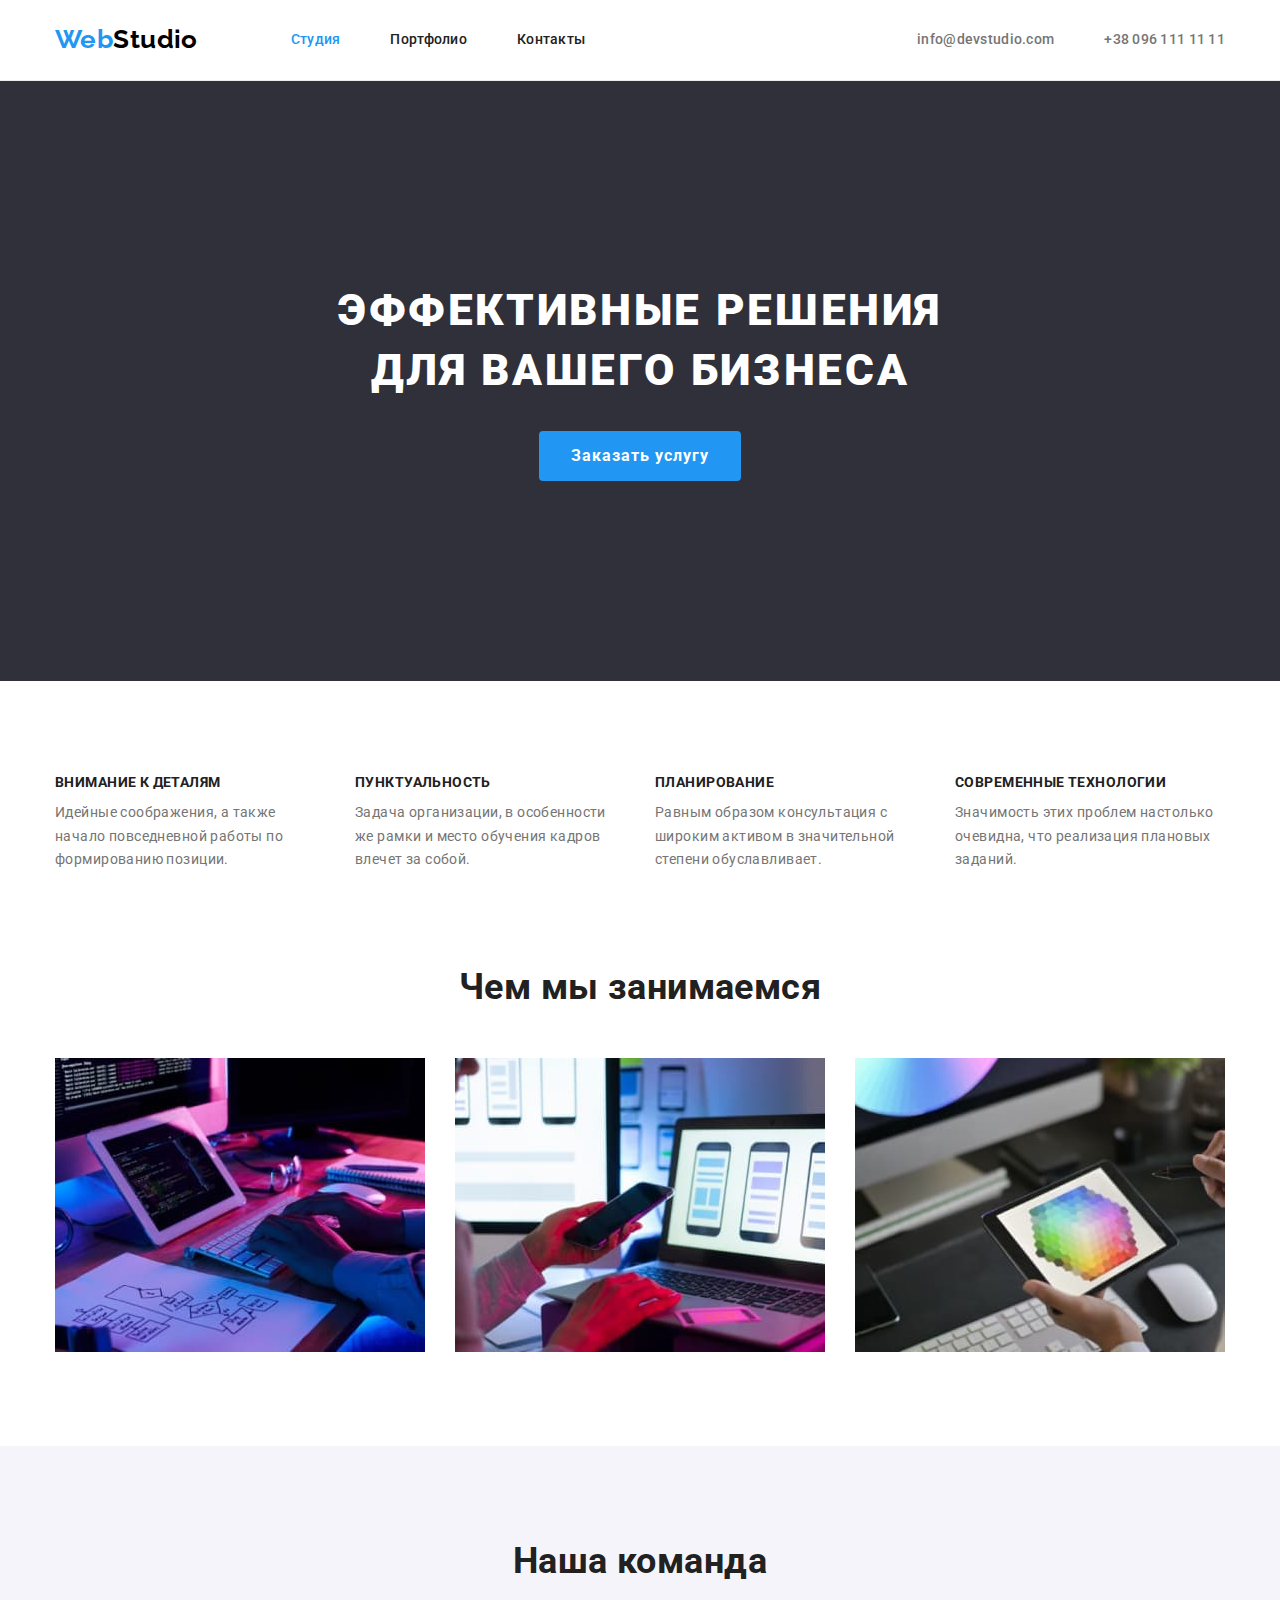
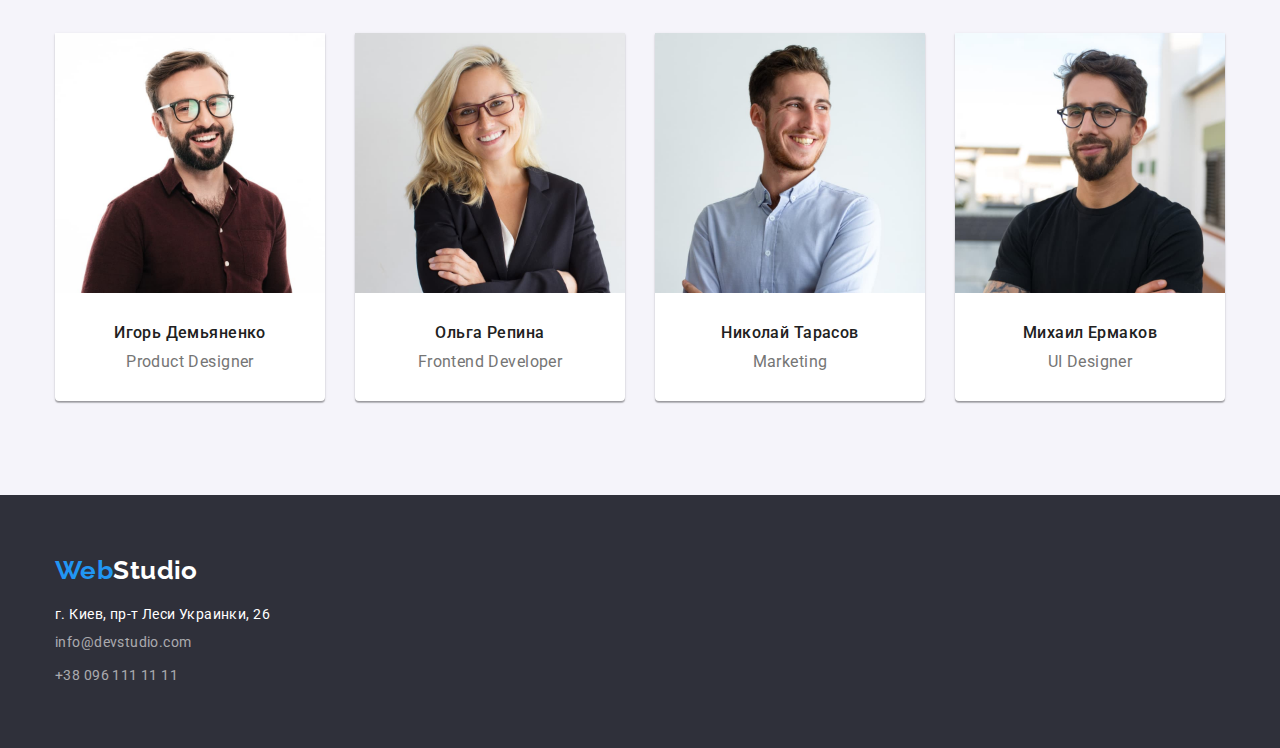
<file: index.html>
<!DOCTYPE html>
<html lang="ru">
  <head>
    <meta charset="UTF-8" />
    <meta http-equiv="X-UA-Compatible" content="IE=edge" />
    <meta name="viewport" content="width=device-width, initial-scale=1.0" />
    <title>WebStudio</title>
    <link rel="preconnect" href="https://fonts.googleapis.com" />
    <link rel="preconnect" href="https://fonts.gstatic.com" crossorigin />
    <link
      href="https://fonts.googleapis.com/css2?family=Raleway:wght@700&family=Roboto:wght@400;500;700;900&display=swap"
      rel="stylesheet"
    />
    <link
      rel="stylesheet"
      href="https://cdnjs.cloudflare.com/ajax/libs/modern-normalize/1.1.0/modern-normalize.min.css"
    />
    <link rel="stylesheet" href="./css/reset.css" />
    <link rel="stylesheet" href="./css/styles.css" />
  </head>
  <body>
    <header class="header">
      <div class="container">
        <div class="main-nav">
          <a href="./index.html" lang="en" class="header-logo"
            >Web<span class="logo-first">Studio</span></a
          >
          <nav class="navigation"></nav>
          <ul class="site-nav">
            <li class="item-nav">
              <a href="./index.html" class="link current">Студия</a>
            </li>
            <li class="item-nav">
              <a href="./portfolio.html" class="link">Портфолио</a>
            </li>
            <li class="item-nav"><a href="" class="link">Контакты</a></li>
          </ul>

          <ul class="contacts-nav">
            <li class="item-nav">
              <a href="mailto:info@devstudio.com" class="link"
                >info@devstudio.com</a
              >
            </li>
            <li class="item-nav">
              <a href="tel:+380961111111" class="link">+38 096 111 11 11</a>
            </li>
          </ul>
        </div>
      </div>
    </header>
    <main>
      <section class="hero">
        <div class="container">
          <h1 class="hero-title">Эффективные решения для вашего бизнеса</h1>
          <button type="button" class="button-primary">Заказать услугу</button>
        </div>
      </section>
      <section class="features section">
        <div class="container">
          <h2 class="hidden-title">Особенности</h2>
          <ul class="features-item">
            <li class="future-item-box">
              <h3 class="title">Внимание к деталям</h3>
              <p class="text">
                Идейные соображения, а также начало повседневной работы по
                формированию позиции.
              </p>
            </li>
            <li class="future-item-box">
              <h3 class="title">Пунктуальность</h3>
              <p class="text">
                Задача организации, в особенности же рамки и место обучения
                кадров влечет за собой.
              </p>
            </li>
            <li class="future-item-box">
              <h3 class="title">Планирование</h3>
              <p class="text">
                Равным образом консультация с широким активом в значительной
                степени обуславливает.
              </p>
            </li>
            <li class="future-item-box">
              <h3 class="title">Современные технологии</h3>
              <p class="text">
                Значимость этих проблем настолько очевидна, что реализация
                плановых заданий.
              </p>
            </li>
          </ul>
        </div>
      </section>
      <section class="gallery section">
        <div class="container">
          <h2 class="gallery-title">Чем мы занимаемся</h2>
          <ul class="gallery-item">
            <li class="item">
              <img
                src="./images/img1.jpg"
                alt="написание кода"
                width="370"
                height="294"
              />
            </li>
            <li class="item">
              <img
                src="./images/img2.jpg"
                alt="мобильньіе приложения"
                width="370"
                height="294"
              />
            </li>
            <li class="item">
              <img
                src="./images/img3.jpg"
                alt="приложения для планшетов"
                width="370"
                height="294"
              />
            </li>
          </ul>
        </div>
      </section>
      <section class="team section">
        <div class="container">
          <h2 class="team-title">Наша команда</h2>
          <ul class="team-gallery">
            <li class="image-card">
              <img
                src="./images/img4.jpg"
                alt="Игорь Демьяненко"
                width="270"
                height="260"
              />
              <div class="team-card">
                <h3 class="item">Игорь Демьяненко</h3>
                <p class="profession">Product Designer</p>
              </div>
            </li>
            <li class="image-card">
              <img
                src="./images/img5.jpg"
                alt="Ольга Репина"
                width="270"
                height="260"
              />
              <div class="team-card">
                <h3 class="item">Ольга Репина</h3>
                <p class="profession">Frontend Developer</p>
              </div>
            </li>
            <li class="image-card">
              <img
                src="./images/img6.jpg"
                alt="Николай Тарасов"
                width="270"
                height="260"
              />
              <div class="team-card">
                <h3 class="item">Николай Тарасов</h3>
                <p class="profession">Marketing</p>
              </div>
            </li>
            <li class="image-card">
              <img
                src="./images/img7.jpg"
                alt="Михаил Ермаков"
                width="270"
                height="260"
              />
              <div class="team-card">
                <h3 class="item">Михаил Ермаков</h3>
                <p class="profession">UI Designer</p>
              </div>
            </li>
          </ul>
        </div>
      </section>
    </main>
    <footer class="footer">
      <div class="container">
        <a href="./index.html" lang="en" class="footer-logo"
          >Web<span class="logo-second">Studio</span></a
        >
        <address>
          <ul class="address">
            <li class="contact-item">
              <a
                class="link-address"
                href="https://goo.gl/maps/YJZgbJqbpXqxFB2o8"
                target="_blank"
                rel="noopener noindex nofollow"
                >г. Киев, пр-т Леси Украинки, 26</a
              >
            </li>
            <li class="contact-item">
              <a href="mailto:info@devstudio.com" class="link"
                >info@devstudio.com</a
              >
            </li>
            <li class="contact-item">
              <a href="tel:+380961111111" class="link">+38 096 111 11 11</a>
            </li>
          </ul>
        </address>
      </div>
    </footer>
  </body>
</html>
</file>
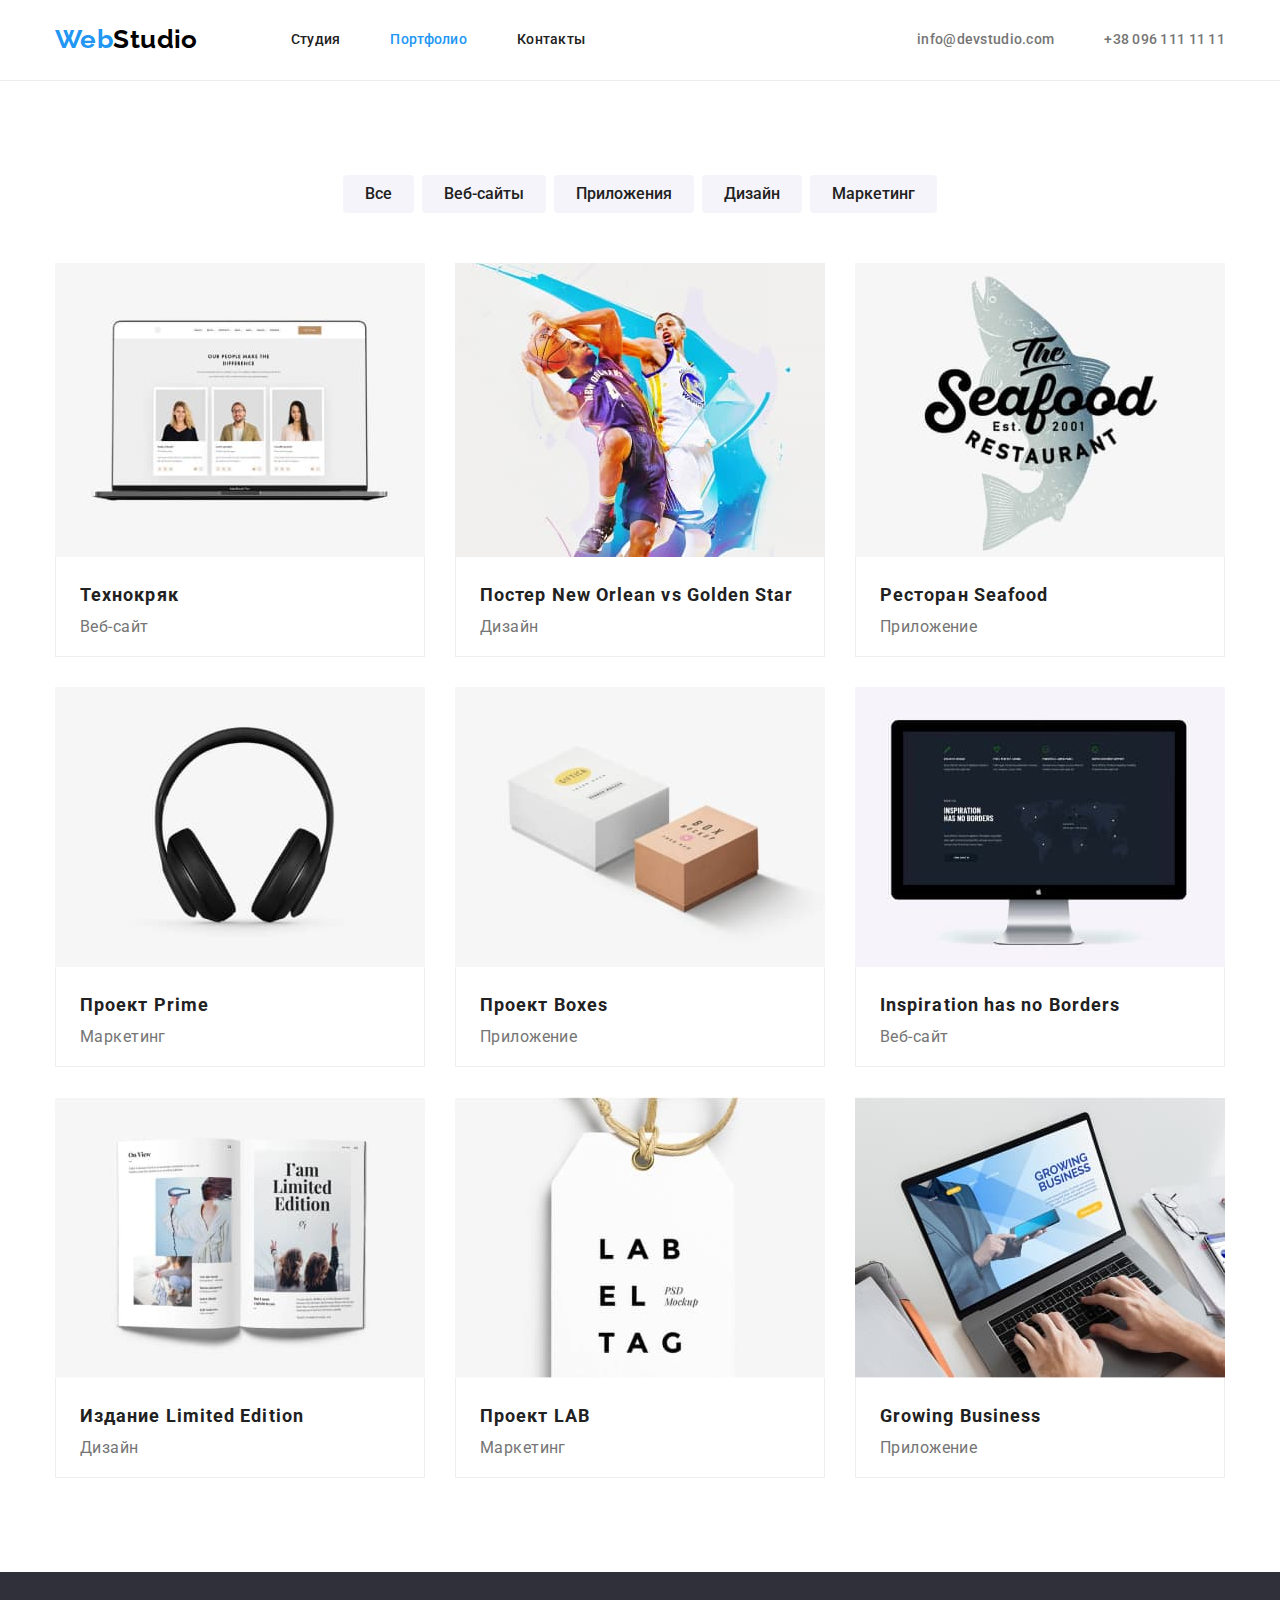
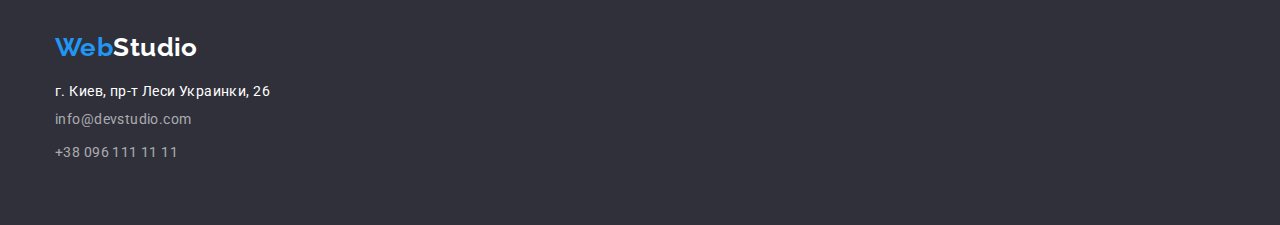
<file: portfolio.html>
<!DOCTYPE html>
<html lang="ru">
  <head>
    <meta charset="UTF-8" />
    <meta http-equiv="X-UA-Compatible" content="IE=edge" />
    <meta name="viewport" content="width=device-width, initial-scale=1.0" />
    <title>WebStudio</title>
    <link rel="preconnect" href="https://fonts.googleapis.com" />
    <link rel="preconnect" href="https://fonts.gstatic.com" crossorigin />
    <link
      href="https://fonts.googleapis.com/css2?family=Raleway:wght@700&family=Roboto:wght@400;500;700;900&display=swap"
      rel="stylesheet"
    />
    <link
      rel="stylesheet"
      href="https://cdnjs.cloudflare.com/ajax/libs/modern-normalize/1.1.0/modern-normalize.min.css"
    />
    <link rel="stylesheet" href="./css/reset.css" />
    <link rel="stylesheet" href="./css/styles.css" />
  </head>
  <body>
    <header class="header">
      <div class="container">
        <div class="main-nav">
          <a href="./index.html" lang="en" class="header-logo"
            >Web<span class="logo-first">Studio</span></a
          >
          <nav class="navigation">
            <ul class="site-nav">
              <li class="item-nav">
                <a href="./index.html" class="link">Студия</a>
              </li>
              <li class="item-nav">
                <a href="./portfolio.html" class="link current">Портфолио</a>
              </li>
              <li class="item-nav"><a href="" class="link">Контакты</a></li>
            </ul>
          </nav>
          <ul class="contacts-nav">
            <li class="item-nav">
              <a href="mailto:info@devstudio.com" class="link"
                >info@devstudio.com</a
              >
            </li>
            <li class="item-nav">
              <a href="tel:+380961111111" class="link">+38 096 111 11 11</a>
            </li>
          </ul>
        </div>
      </div>
    </header>
    <main>
      <section class="portfolio section">
        <div class="container">
          <h1 class="hidden-title">Портфолио</h1>

          <ul class="button-list">
            <li class="button">
              <button type="button" class="button secondary active current">
                Все
              </button>
            </li>
            <li class="button">
              <button type="button" class="button secondary active">
                Веб-сайты
              </button>
            </li>
            <li class="button">
              <button type="button" class="button secondary active">
                Приложения
              </button>
            </li>
            <li class="button">
              <button type="button" class="button secondary active">
                Дизайн
              </button>
            </li>
            <li class="button">
              <button type="button" class="button secondary active">
                Маркетинг
              </button>
            </li>
          </ul>
          <ul class="portfolio-gallery">
            <li class="portfolio-img">
              <img
                src="./images/img8.jpg"
                alt="3 фото командьі сайта Технокряк"
                width="370"
                height="294"
              />
              <div class="description">
                <h2 class="title">Технокряк</h2>
                <p class="item">Веб-сайт</p>
              </div>
            </li>
            <li class="portfolio-img">
              <img
                src="./images/img9.jpg"
                alt="игроки играют в баскетбол "
                width="370"
                height="294"
              />
              <div class="description">
                <h2 class="title">
                  Постер <span lang="en">New Orlean vs Golden Star</span>
                </h2>
                <p class="item">Дизайн</p>
              </div>
            </li>
            <li class="portfolio-img">
              <img
                src="./images/img10.jpg"
                alt="риба и название ресторана"
                width="370"
                height="294"
              />
              <div class="description">
                <h2 class="title">Ресторан <span lang="en">Seafood</span></h2>
                <p class="item">Приложение</p>
              </div>
            </li>
            <li class="portfolio-img">
              <img
                src="./images/img11.jpg"
                alt="большие наушники"
                width="370"
                height="294"
              />
              <div class="description">
                <h2 class="title">Проект <span lang="en">Prime</span></h2>
                <p class="item">Маркетинг</p>
              </div>
            </li>
            <li class="portfolio-img">
              <img
                src="./images/img12.jpg"
                alt="две коробочки, белая и коричневая"
                width="370"
                height="294"
              />
              <div class="description">
                <h2 class="title">Проект <span lang="en">Boxes</span></h2>
                <p class="item">Приложение</p>
              </div>
            </li>
            <li class="portfolio-img">
              <img
                src="./images/img13.jpg"
                alt="монитор с изображением Веб-сайта"
                width="370"
                height="294"
              />
              <div class="description">
                <h2 class="title" lang="en">Inspiration has no Borders</h2>
                <p class="item">Веб-сайт</p>
              </div>
            </li>
            <li class="portfolio-img">
              <img
                src="./images/img14.jpg"
                alt="открьітая книга с фото людей"
                width="370"
                height="294"
              />
              <div class="description">
                <h2 class="title">
                  Издание <span lang="en">Limited Edition</span>
                </h2>
                <p class="item">Дизайн</p>
              </div>
            </li>
            <li class="portfolio-img">
              <img
                src="./images/img15.jpg"
                alt="лейбл на веревке с надписью"
                width="370"
                height="294"
              />
              <div class="description">
                <h2 class="title">Проект LAB</h2>
                <p class="item">Маркетинг</p>
              </div>
            </li>
            <li class="portfolio-img">
              <img
                src="./images/img16.jpg"
                alt="две руки набирающие текст на ноуте"
                width="370"
                height="294"
              />
              <div class="description">
                <h2 class="title" lang="en">Growing Business</h2>
                <p class="item">Приложение</p>
              </div>
            </li>
          </ul>
        </div>
      </section>
    </main>
    <footer class="footer">
      <div class="container">
        <a href="./index.html" lang="en" class="footer-logo"
          >Web<span class="logo-second">Studio</span></a
        >
        <address>
          <ul class="address">
            <li class="contact-item">
              <a
                class="link-address"
                href="https://goo.gl/maps/YJZgbJqbpXqxFB2o8"
                target="_blank"
                rel="noopener noindex nofollow"
                >г. Киев, пр-т Леси Украинки, 26</a
              >
            </li>
            <li class="contact-item">
              <a href="mailto:info@devstudio.com" class="link"
                >info@devstudio.com</a
              >
            </li>
            <li class="contact-item">
              <a href="tel:+380961111111" class="link">+38 096 111 11 11</a>
            </li>
          </ul>
        </address>
      </div>
    </footer>
  </body>
</html>
</file>
<file: css/styles.css>
:root {
  --primary-text-color: #757575;
  --title-text-color: #212121;
  --accent-color: #2196f3;
  --main-white-color: #ffffff;
  --primary-bg-color: #2f303a;
  --secondary-bg-color: #f5f4fa;
  --card-set-gap: 30px;
  --padding-gap: 94px;
}

body {
  background-color: var(--main-white-color);
  color: var(--primary-text-color);
  font-family: Roboto, sans-serif;
  font-style: normal;
  font-size: 14px;
  letter-spacing: 0.03em;
}

h1,
h2,
h3,
p,
ul {
  margin: 0;
  padding: 0;
}

.section {
  padding-top: var(--padding-gap);
  padding-bottom: var(--padding-gap);
}

.container {
  width: 1200px;
  padding-left: 15px;
  padding-right: 15px;
  border: 1px;
  margin-left: auto;
  margin-right: auto;
}

/* ------прихований заголовок --------  */

.hidden-title {
  width: 1px;
  height: 1px;
  overflow: hidden;
  opacity: 0;
  margin: -1px;
  border: 0;
  padding: 0;
  clip: rect(0 0 0 0);
  clip-path: inset(100%);
  position: absolute;
  white-space: nowrap;
}

/*---------Header--+---Logo-------- */

.header {
  border-bottom: 1px solid #ececec;
}

.main-nav {
  display: flex;
  align-items: center;
}

.header-logo {
  color: var(--accent-color);
  font-family: Raleway, cursive;
  font-weight: 700;
  font-size: 26px;
  line-height: 1.19;
  display: inline-block;
  padding-top: 24px;
  padding-bottom: 25px;
}

.logo-first {
  color: #000000;
}

.site-nav {
  display: flex;
  margin-left: 93px;
}

.site-nav .item-nav:not(:last-child) {
  margin-right: 50px;
}

.site-nav .link {
  color: var(--title-text-color);
  font-weight: 500;
  line-height: 1.14;
  letter-spacing: 0.02em;
  display: block;
  padding-top: 32px;
  padding-bottom: 32px;
}

.site-nav .link:hover,
.site-nav .link:focus {
  color: var(--accent-color);
}

.site-nav .link.current {
  color: var(--accent-color);
}

/* ---------Contacts--------- */

.contacts-nav {
  display: flex;
  margin-left: auto;
}

.contacts-nav .item-nav + .item-nav {
  margin-left: 50px;
}

.contacts-nav .link {
  color: inherit;
  font-weight: 500;
  line-height: 1.14;
  letter-spacing: 0.02em;
  display: block;
  padding-top: 32px;
  padding-bottom: 32px;
}

.contacts-nav .link:hover,
.contacts-nav .link:focus {
  color: var(--accent-color);
}

/* -------------Hero -------------*/

.hero {
  background-color: var(--primary-bg-color);
  text-align: center;
  padding-top: 200px;
  padding-bottom: 200px;
}

.hero-title {
  color: var(--main-white-color);
  font-weight: 900;
  font-size: 44px;
  line-height: 1.36;
  text-transform: uppercase;
  letter-spacing: 0.06em;
  max-width: 650px;
  text-align: inherit;
  margin: 0 auto;
}

.button-primary {
  color: var(--main-white-color);
  background-color: var(--accent-color);
  font-family: inherit;
  font-weight: 700;
  font-size: 16px;
  line-height: 1.88;
  text-align: inherit;
  letter-spacing: 0.06em;
  min-width: 200px;
  height: 50px;
  padding: 10px 32px;
  margin-top: var(--card-set-gap);
  border: 0;
  border-radius: 4px;
  display: inline-block;

  /* box-shadow: 0px4px 4px rgba(0, 0, 0, 0.15); */
}

.button-primary:hover,
.button-primary:focus {
  color: var(--main-white-color);
  background-color: #188ce8;
}

/* ------------Features--------- */

.features.section {
  padding-bottom: 0;
}

.features-item {
  display: flex;
  width: 1170px;
}

.future-item-box {
  width: 270px;
}

.future-item-box:not(:last-child) {
  margin-right: var(--card-set-gap);
}

.features-item .title {
  color: var(--title-text-color);
  font-size: 14px;
  line-height: 1.14;
  text-transform: uppercase;
}

.features-item .text {
  line-height: 1.71;
  margin-top: 10px;
}

/* ----------Gallery---+---Team------ */

.item {
  margin-right: var(--card-set-gap);
  flex-basis: calc((100%-90px) / 3);
}

.gallery-item {
  display: flex;
  margin-right: calc(-1 * var(--card-set-gap));
}
.gallary-title {
  padding-top: 94px;
}
.gallery-title,
.team-title {
  color: var(--title-text-color);
  font-size: 36px;
  line-height: 1.17;
  text-align: center;
  padding-bottom: 50px;
}

/* ---------------Team----------- */

.team {
  background-color: var(--secondary-bg-color);
}

.team-gallery {
  display: flex;
}

.image-card:not(:last-child) {
  margin-right: var(--card-set-gap);
}

.image-card {
  background: var(--main-white-color);
  box-shadow: 0px 1px 3px rgba(0, 0, 0, 0.12), 0px 1px 1px rgba(0, 0, 0, 0.14),
    0px 2px 1px rgba(0, 0, 0, 0.2);
  border-radius: 0px 0px 4px 4px;
}

.team .item {
  color: var(--title-text-color);
  font-weight: 500;
  font-size: 16px;
  line-height: 1.19;
  text-align: center;
  margin: 0;
}

.team .profession {
  font-size: 16px;
  line-height: 1.19;
  text-align: center;
  margin-top: 10px;
}

.team-card {
  padding-top: var(--card-set-gap);
  padding-bottom: var(--card-set-gap);
}

/* ---------------Portfolio--------- */

.portfolio-gallery {
  display: flex;
  flex-wrap: wrap;
  margin-top: calc(-1 * var(--card-set-gap));
  margin-right: calc(-1 * var(--card-set-gap));
}

.portfolio-img {
  flex-basis: calc(100%- ((var(--card-set-gap)) * 3) / 3);

  margin-top: var(--card-set-gap);
  margin-right: var(--card-set-gap);
  background: var(--main-white-color);

  /* box-shadow: 0px 1px 1px rgba(0, 0, 0, 0.12), 0px 4px 4px rgba(0, 0, 0, 0.06),
    1px 4px 6px rgba(0, 0, 0, 0.16); */
}

/* .portfolio-img:nth-child(3n) {
  margin-right: 0;
}
.portfolio-img:nth-last-child(-n + 3) {
  margin-right: 0;
} */

.portfolio .title {
  color: var(--title-text-color);
  font-size: 18px;
  line-height: 2;
  letter-spacing: 0.06em;
  font-weight: 700;
  margin-bottom: 4px;
}

.portfolio .item {
  font-size: 16px;
  line-height: 1.19;

  /* text-shadow: 0px 4px 4px rgba(0, 0, 0, 0.25); */
}

.description {
  padding: 20px 24px;
  background: var(--main-white-color);
  border-right: 1px solid #eeeeee;
  border-bottom: 1px solid #eeeeee;
  border-left: 1px solid #eeeeee;
}

/* ---------Portfolio-----Button */

.button-list {
  display: flex;
  justify-content: center;
  margin-bottom: 50px;
}

.button-list .button {
  margin-right: 8px;
}
.button-list .button:last-child {
  margin-right: 0px;
}

.button.secondary {
  color: var(--title-text-color);
  background-color: var(--secondary-bg-color);
  font-family: inherit;
  font-weight: 500;
  font-size: 16px;
  line-height: 1.62;
  text-align: center;
  padding: 6px 22px;
  border-radius: 4px;
}

.button.secondary:hover,
.button.secondary:focus,
.button.secondary:active {
  color: var(--main-white-color);
  background-color: var(--accent-color);
}

/* .button.secondary.current {
  color: var(--main-white-color);
  background-color: var(--accent-color);
} */

/* -------------Footer--------------- */

.footer {
  background-color: var(--primary-bg-color);
  padding-top: 60px;
  padding-bottom: 60px;
}

.logo-second {
  color: var(--main-white-color);
}

.footer-logo {
  color: var(--accent-color);
  font-family: Raleway, cursive;
  font-weight: 700;
  font-size: 26px;
  line-height: 1.19;
  display: inline-block;
}

.address .link-address {
  color: var(--main-white-color);
  font-style: normal;
  margin-top: 20px;
}
.address .link-address:hover,
.address .link-address:focus {
  color: var(--accent-color);
}

.address .link {
  color: rgba(255, 255, 255, 0.6);
  font-style: normal;
  line-height: 1.71;
}
.address .link:hover,
.address .link:focus {
  color: var(--accent-color);
}

.address {
  margin-top: 20px;
}
.address .contact-item:not(:last-child) {
  margin-bottom: 9px;
}
</file>
